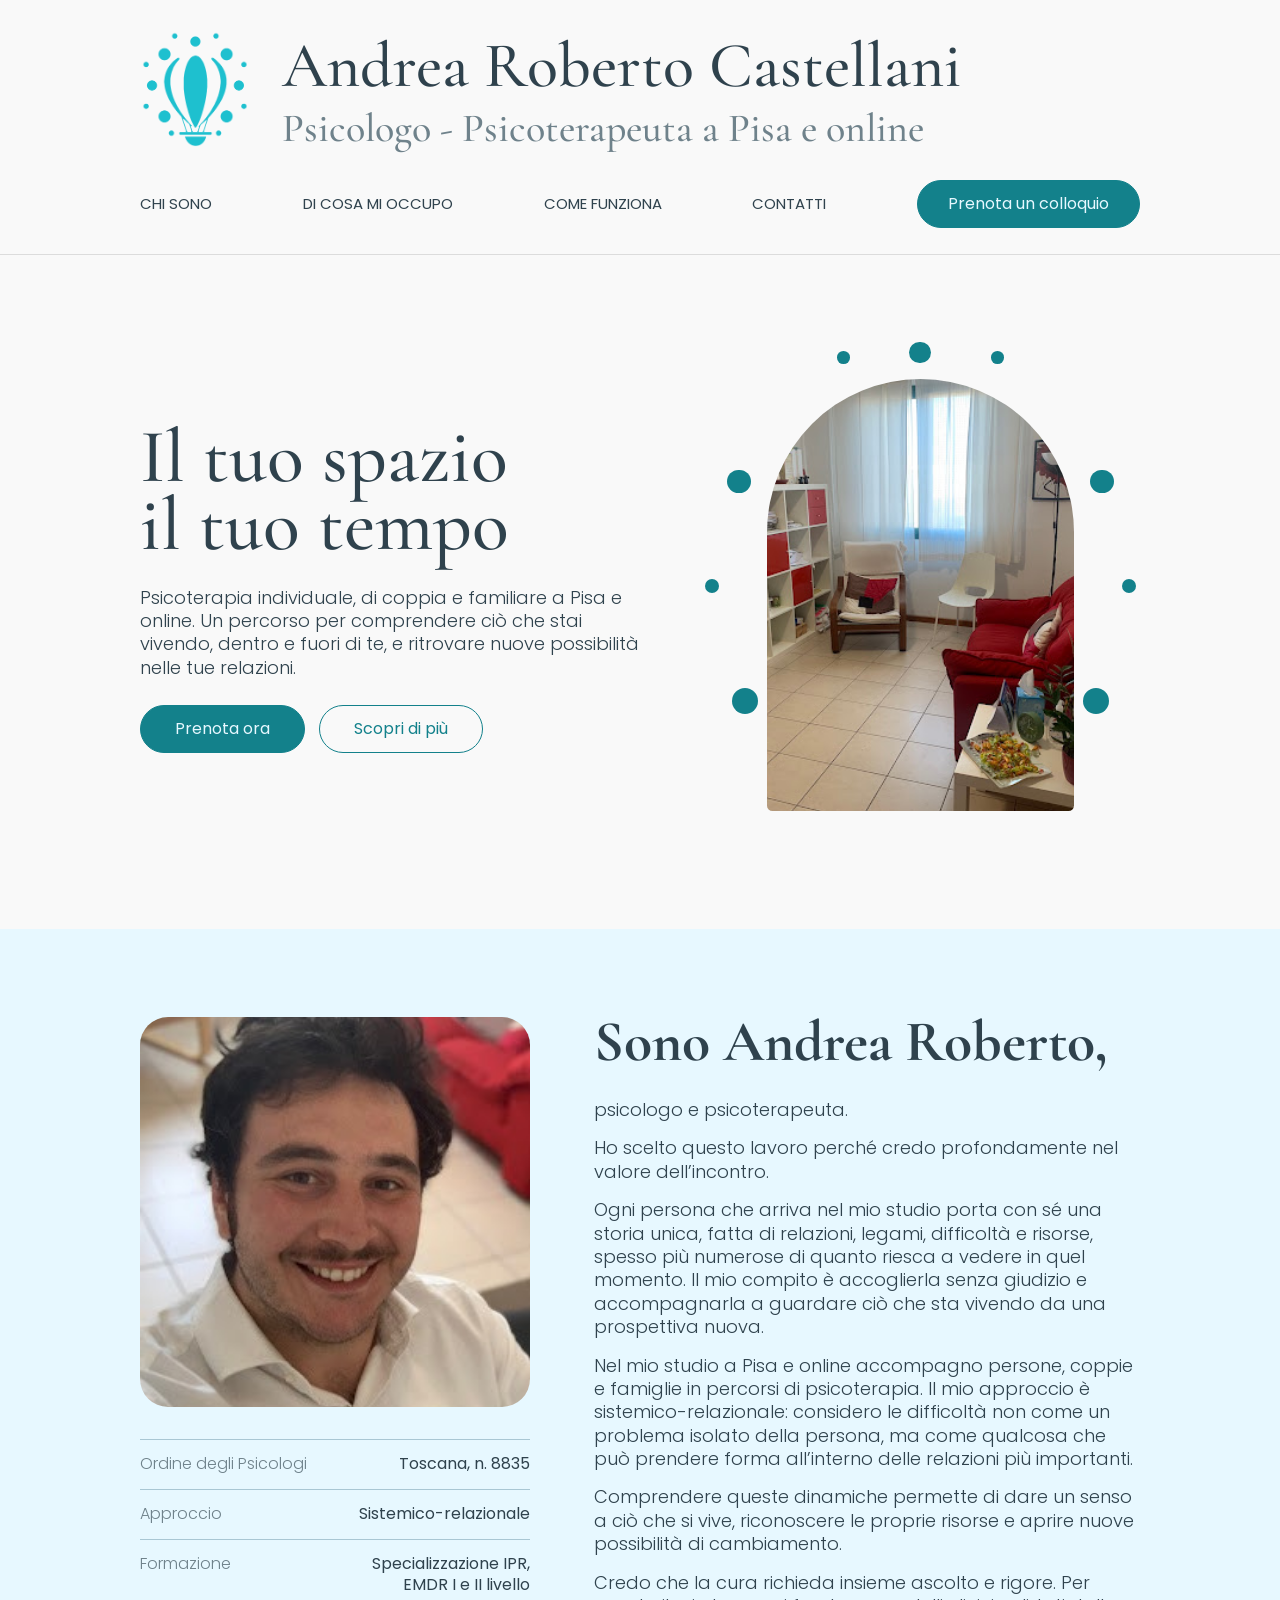
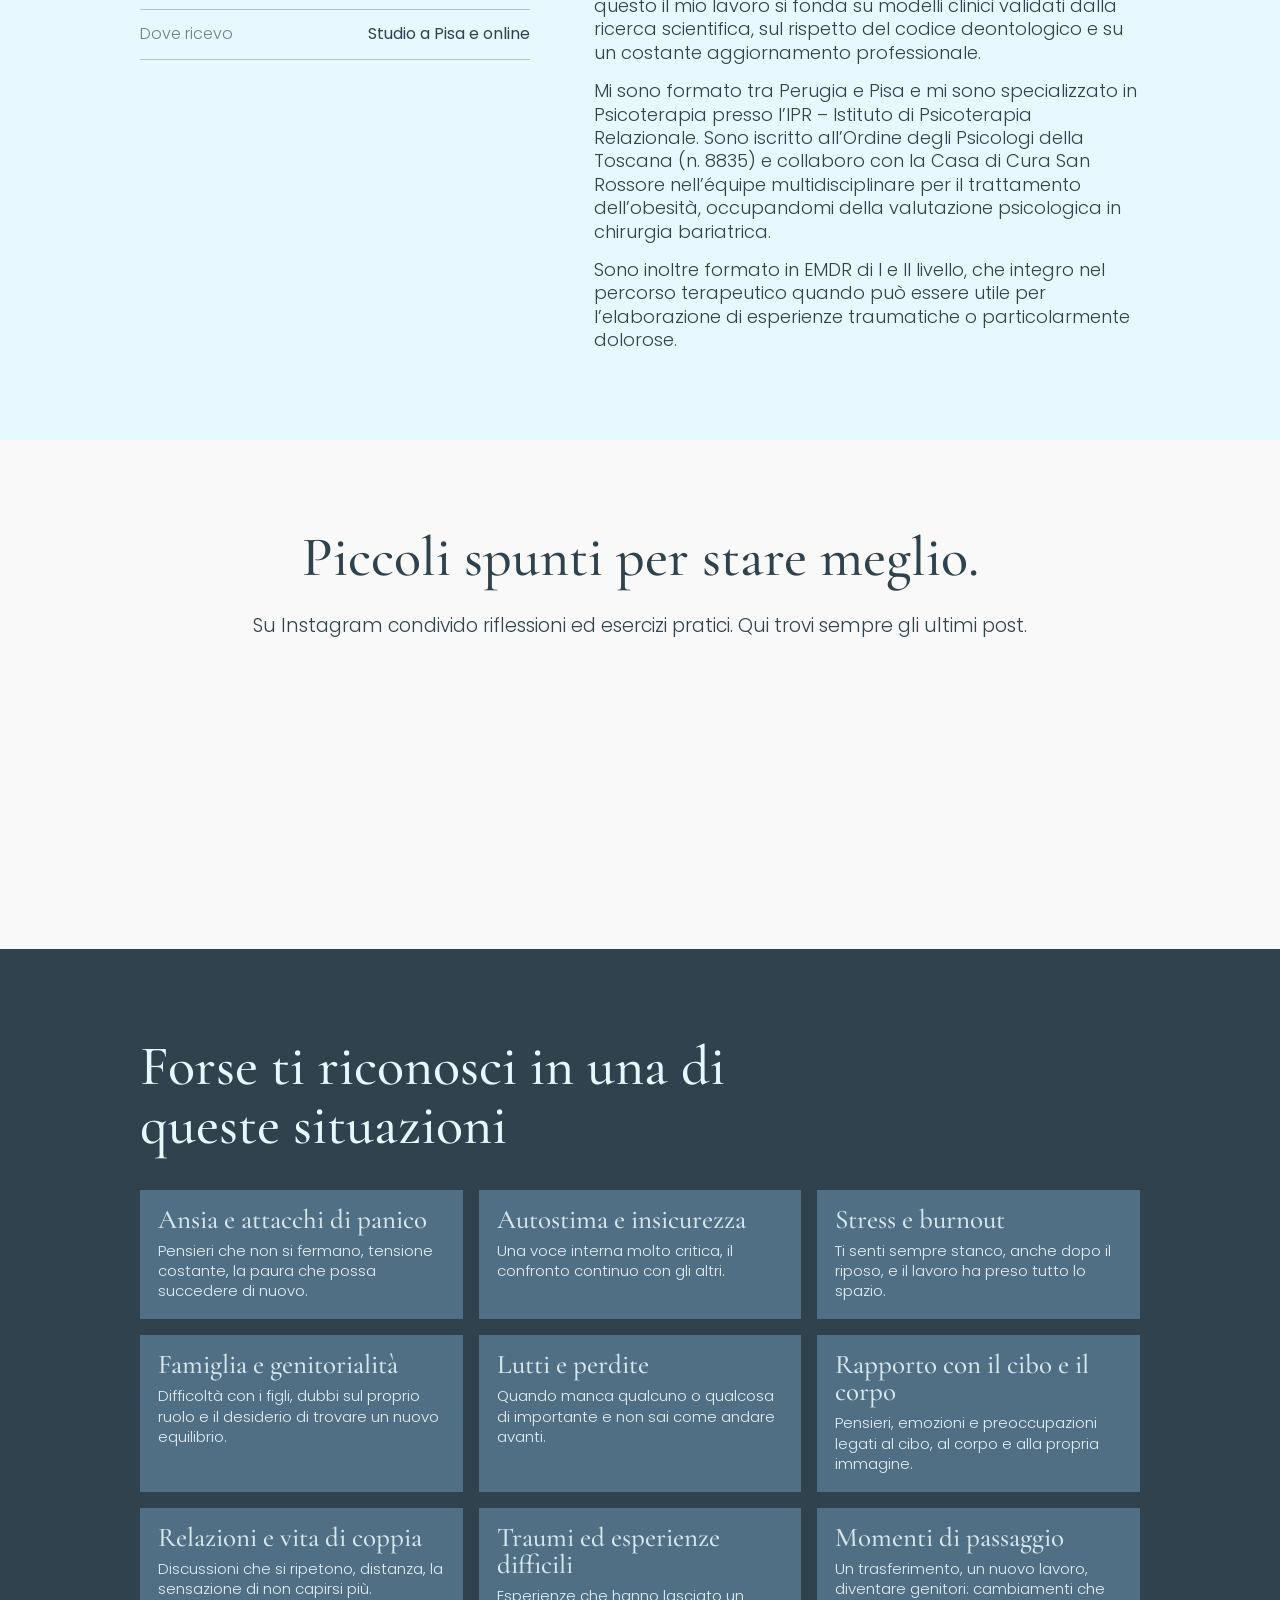
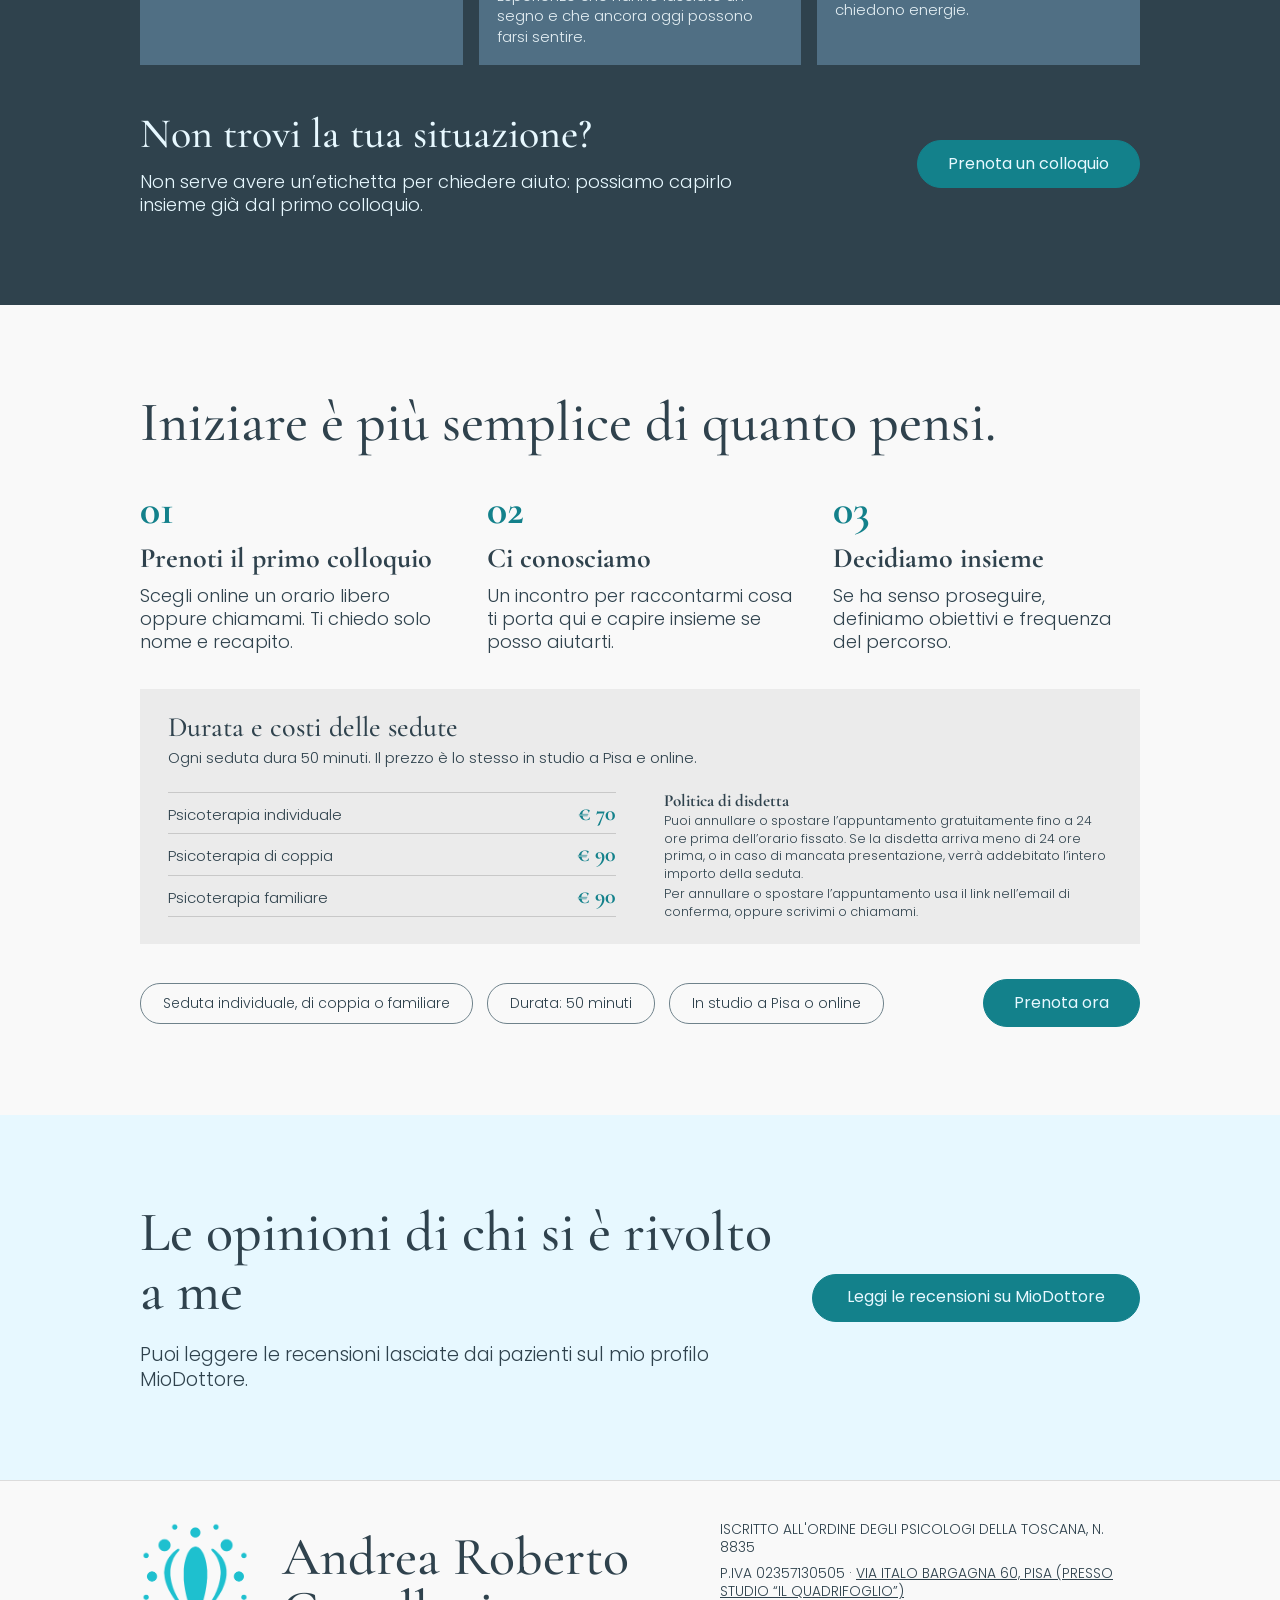
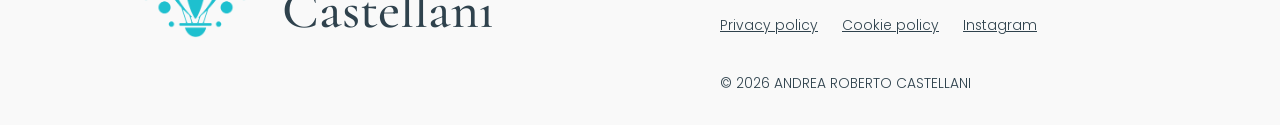
<file: index.html>
<!doctype html>
<html lang="it">
<head>
  <meta charset="utf-8">
  <meta name="viewport" content="width=device-width, initial-scale=1">
  <title>Andrea Roberto Castellani | Psicologo e Psicoterapeuta a Pisa e online</title>
  <meta name="description" content="Psicoterapia individuale, di coppia e familiare a Pisa e online. Approccio sistemico-relazionale ed EMDR. Prenota il primo colloquio.">
  <meta property="og:title" content="Andrea Roberto Castellani | Psicologo e Psicoterapeuta a Pisa e online">
  <meta property="og:description" content="Il tuo spazio, con i tuoi tempi. Psicoterapia individuale, di coppia e familiare a Pisa e online.">
  <meta property="og:type" content="website">
  <!-- Iubenda: installazione (banner cookie e consenso). Deve restare il primo script della pagina. -->
  <script type="text/javascript" src="https://embeds.iubenda.com/widgets/f34f0510-6001-48b8-a6d8-528f20d0c39e.js"></script>
  <link rel="icon" href="img/logo-celeste.png" type="image/png">
  <link rel="preconnect" href="https://fonts.googleapis.com">
  <link rel="preconnect" href="https://fonts.gstatic.com" crossorigin>
  <link rel="stylesheet" href="https://fonts.googleapis.com/css2?family=Cormorant+Garamond:wght@500;700&family=Poppins:wght@300;400;600&display=swap">
  <link rel="stylesheet" href="style.css">
</head>
<body>

  <a class="salta" href="#contenuto">Vai al contenuto</a>

  <header class="testata">
    <div class="contenitore testata__riga">
      <a class="marchio" href="#top" aria-label="Andrea Roberto Castellani, torna all'inizio">
        <img src="img/logo-celeste.png" alt="" width="80" height="90">
        <span class="marchio__testo">
          <span class="marchio__nome">Andrea Roberto Castellani</span>
          <span class="marchio__ruolo">Psicologo - Psicoterapeuta a Pisa e online</span>
        </span>
      </a>

      <button class="menu-apri" type="button" aria-expanded="false" aria-controls="menu" aria-label="Apri il menu">
        <svg width="22" height="22" viewBox="0 0 24 24" fill="none" stroke="currentColor" stroke-width="2" stroke-linecap="round" aria-hidden="true"><line x1="4" y1="7" x2="20" y2="7"/><line x1="4" y1="12" x2="20" y2="12"/><line x1="4" y1="17" x2="20" y2="17"/></svg>
      </button>

      <nav id="menu" class="menu" aria-label="Menu principale">
        <a href="#chi-sono">Chi sono</a>
        <a href="#aree">Di cosa mi occupo</a>
        <a href="#come-funziona">Come funziona</a>
        <a href="contatti.html">Contatti</a>
        <a class="bottone bottone--pieno" href="prenota.html">Prenota un colloquio</a>
      </nav>
    </div>
  </header>

  <main id="contenuto">

    <!-- APERTURA -->
    <section class="apertura" id="top">
      <div class="contenitore apertura__griglia">
        <div class="apertura__testo">
          <p class="occhiello">Psicologo - psicoterapeuta a Pisa e online</p>
          <h1>Il tuo spazio<br>il tuo tempo</h1>
          <p class="apertura__intro">Psicoterapia individuale, di coppia e familiare a Pisa e online. Un percorso per comprendere ciò che stai vivendo, dentro e fuori di te, e ritrovare nuove possibilità nelle tue relazioni.</p>
          <div class="bottoni">
            <a class="bottone bottone--pieno bottone--grande" href="prenota.html">Prenota ora</a>
            <a class="bottone bottone--vuoto bottone--grande" href="#aree">Scopri di più</a>
          </div>
        </div>

        <div class="apertura__foto" aria-hidden="true">
          <!-- La foto si carica da img/studio.jpg -->
          <div class="arco"></div>
          <span class="punto p1"></span><span class="punto p2"></span><span class="punto p3"></span>
          <span class="punto p4"></span><span class="punto p5"></span><span class="punto p6"></span>
          <span class="punto p7"></span><span class="punto p8"></span><span class="punto p9"></span>
        </div>
      </div>
    </section>

    <!-- CHI SONO -->
    <section class="sezione sezione--tinta" id="chi-sono">
      <div class="contenitore chi-sono">
        <div class="chi-sono__lato">
          <div class="foto-studio" role="img" aria-label="Andrea Roberto Castellani, psicologo e psicoterapeuta"></div>
          <dl class="dati">
            <div><dt>Ordine degli Psicologi</dt><dd>Toscana, n. 8835</dd></div>
            <div><dt>Approccio</dt><dd>Sistemico-relazionale</dd></div>
            <div><dt>Formazione</dt><dd>Specializzazione IPR,<br> EMDR I e II livello</dd></div>
            <div><dt>Dove ricevo</dt><dd>Studio a Pisa e online</dd></div>
          </dl>
        </div>

        <div class="pila testo-lungo">
          <h2 style="font-size: clamp(34px, 4.5vw, 60px); line-height: 0.9 !important;">Sono Andrea Roberto,</h2>
          <p><span class="h2-sotto">psicologo e psicoterapeuta.</span></p>
          <p class="testo-grande">Ho scelto questo lavoro perché credo profondamente nel valore dell’incontro.</p>
          <p>Ogni persona che arriva nel mio studio porta con sé una storia unica, fatta di relazioni, legami, difficoltà e risorse, spesso più numerose di quanto riesca a vedere in quel momento. Il mio compito è accoglierla senza giudizio e accompagnarla a guardare ciò che sta vivendo da una prospettiva nuova.</p>
          <p>Nel mio studio a Pisa e online accompagno persone, coppie e famiglie in percorsi di psicoterapia. Il mio approccio è sistemico-relazionale: considero le difficoltà non come un problema isolato della persona, ma come qualcosa che può prendere forma all’interno delle relazioni più importanti.</p>
          <p>Comprendere queste dinamiche permette di dare un senso a ciò che si vive, riconoscere le proprie risorse e aprire nuove possibilità di cambiamento.</p>
          <p>Credo che la cura richieda insieme ascolto e rigore. Per questo il mio lavoro si fonda su modelli clinici validati dalla ricerca scientifica, sul rispetto del codice deontologico e su un costante aggiornamento professionale.</p>
          <p>Mi sono formato tra Perugia e Pisa e mi sono specializzato in Psicoterapia presso l’IPR – Istituto di Psicoterapia Relazionale. Sono iscritto all’Ordine degli Psicologi della Toscana (n. 8835) e collaboro con la Casa di Cura San Rossore nell’équipe multidisciplinare per il trattamento dell’obesità, occupandomi della valutazione psicologica in chirurgia bariatrica.</p>
          <p>Sono inoltre formato in EMDR di I e II livello, che integro nel percorso terapeutico quando può essere utile per l’elaborazione di esperienze traumatiche o particolarmente dolorose.</p>
        </div>
      </div>
    </section>

    <!-- INSTAGRAM -->
    <section class="sezione" id="instagram">
      <div class="contenitore pila">
        <div class="intestazione">
          <h2>Piccoli spunti per stare meglio.</h2>
          <p class="testo-grande">Su Instagram condivido riflessioni ed esercizi pratici. Qui trovi sempre gli ultimi post.</p>
          <!-- <div class="pila">
            <h2>Piccoli spunti per stare meglio.</h2>
            <p class="testo-grande">Su Instagram condivido riflessioni ed esercizi pratici. Qui trovi sempre gli ultimi post.</p>
          </div> --> 
          <!-- <a class="bottone bottone--vuoto" href="https://www.instagram.com/ar.caste_psico/">Seguimi su @ar.caste_psico</a> -->
        </div>

        <div class="feed-instagram">
          <!-- Elfsight Instagram Feed (cookie di terze parti: da gestire nel banner cookie) -->
          <script src="https://elfsightcdn.com/platform.js" async></script>
          <div class="elfsight-app-b23679b7-2488-49d8-a630-d3dfc2f89595" data-elfsight-app-lazy></div>
        </div>
      </div>
    </section>

    <!-- AREE DI INTERVENTO -->
    <section class="sezione sezione--scura" id="aree">
      <div class="contenitore pila pila--larga">
        <h2 class="titolo-stretto">Forse ti riconosci in una di queste situazioni</h2>
        <div class="griglia-aree">
          <article class="area">
            <h3>Ansia e attacchi di panico</h3>
            <p>Pensieri che non si fermano, tensione costante, la paura che possa succedere di nuovo.</p>
          </article>
          <article class="area">
            <h3>Autostima e insicurezza</h3>
            <p>Una voce interna molto critica, il confronto continuo con gli altri.</p>
          </article>
          <article class="area">
            <h3>Stress e burnout</h3>
            <p>Ti senti sempre stanco, anche dopo il riposo, e il lavoro ha preso tutto lo spazio.</p>
          </article>
          <article class="area">
            <h3>Famiglia e genitorialità</h3>
            <p>Difficoltà con i figli, dubbi sul proprio ruolo e il desiderio di trovare un nuovo equilibrio.</p>
          </article>
          <article class="area">
            <h3>Lutti e perdite</h3>
            <p>Quando manca qualcuno o qualcosa di importante e non sai come andare avanti.</p>
          </article>
          <article class="area">
            <h3>Rapporto con il cibo e il corpo</h3>
            <p>Pensieri, emozioni e preoccupazioni legati al cibo, al corpo e alla propria immagine.</p>
          </article>
          <article class="area">
            <h3>Relazioni e vita di coppia</h3>
            <p>Discussioni che si ripetono, distanza, la sensazione di non capirsi più.</p>
          </article>
          <article class="area">
            <h3>Traumi ed esperienze difficili</h3>
            <p>Esperienze che hanno lasciato un segno e che ancora oggi possono farsi sentire.</p>
          </article>
          <article class="area">
            <h3>Momenti di passaggio</h3>
            <p>Un trasferimento, un nuovo lavoro, diventare genitori: cambiamenti che chiedono energie.</p>
          </article>
        </div>

        <div class="riquadro-aiuto">
          <div class="pila pila--stretta">
            <h3>Non trovi la tua situazione?</h3>
            <p>Non serve avere un’etichetta per chiedere aiuto: possiamo capirlo insieme già dal primo colloquio.</p>
          </div>
          <a class="bottone bottone--pieno" href="prenota.html">Prenota un colloquio</a>
        </div>
      </div>
    </section>

    <!-- COME FUNZIONA -->
    <section class="sezione" id="come-funziona">
      <div class="contenitore pila pila--larga">
        <h2>Iniziare è più semplice di quanto pensi.</h2>
        <ol class="passaggi">
          <li>
            <span class="passaggi__numero" aria-hidden="true">01</span>
            <h3>Prenoti il primo colloquio</h3>
            <p>Scegli online un orario libero oppure chiamami. Ti chiedo solo nome e recapito.</p>
          </li>
          <li>
            <span class="passaggi__numero" aria-hidden="true">02</span>
            <h3>Ci conosciamo</h3>
            <p>Un incontro per raccontarmi cosa ti porta qui e capire insieme se posso aiutarti.</p>
          </li>
          <li>
            <span class="passaggi__numero" aria-hidden="true">03</span>
            <h3>Decidiamo insieme</h3>
            <p>Se ha senso proseguire, definiamo obiettivi e frequenza del percorso.</p>
          </li>
        </ol>

        <div class="tariffe" id="tariffe">
          <div class="tariffe__testa pila pila--stretta">
            <h3>Durata e costi delle sedute</h3>
            <p>Ogni seduta dura 50 minuti. Il prezzo è lo stesso in studio a Pisa e online.</p>
          </div>
          <!-- PREZZI DI ESEMPIO: sostituisci gli importi con quelli reali -->
          <dl class="tariffe__elenco">
            <div><dt>Psicoterapia individuale</dt><dd class="tariffe__prezzo">€ 70</dd></div>
            <div><dt>Psicoterapia di coppia</dt><dd class="tariffe__prezzo">€ 90</dd></div>
            <div><dt>Psicoterapia familiare</dt><dd class="tariffe__prezzo">€ 90</dd></div>
          </dl>
          <div class="tariffe__disdetta">
            <h4>Politica di disdetta</h4>
            <p>Puoi annullare o spostare l’appuntamento gratuitamente fino a 24 ore prima dell’orario fissato. Se la disdetta arriva meno di 24 ore prima, o in caso di mancata presentazione, verrà addebitato l’intero importo della seduta.</p>
            <p>Per annullare o spostare l’appuntamento usa il link nell’email di conferma, oppure scrivimi o chiamami.</p>
          </div>
        </div>

        <div class="come-funziona__fondo">
          <ul class="etichette">
            <li>Seduta individuale, di coppia o familiare</li>
            <li>Durata: 50 minuti</li>
            <li>In studio a Pisa o online</li>
          </ul>
          <a class="bottone bottone--pieno" href="prenota.html">Prenota ora</a>
        </div>
      </div>
    </section>

    <!-- RECENSIONI (facoltativa) -->
    <!--
      Sezione facoltativa. Prima di pubblicarla è consigliabile chiedere
      conferma all'Ordine degli Psicologi della Toscana.
      Se non la usi, cancella da qui fino a "FINE RECENSIONI".
    -->
    <section class="sezione sezione--tinta" id="recensioni">
      <div class="contenitore recensioni">
        <div class="pila">
          <h2>Le opinioni di chi si è rivolto a me</h2>
          <p class="testo-grande">Puoi leggere le recensioni lasciate dai pazienti sul mio profilo MioDottore.</p>
        </div>
        <div class="recensioni__azione">
          <!-- Se MioDottore fornisce un widget, puoi incollarne il codice qui al posto del pulsante. -->
          <a class="bottone bottone--pieno bottone--grande" href="[link-profilo-miodottore]">Leggi le recensioni su MioDottore</a>
        </div>
      </div>
    </section>
    <!-- FINE RECENSIONI -->

  </main>

  <footer class="piede">
    <div class="contenitore piede__riga">
      <a class="marchio piede__marchio" href="#top" aria-label="Andrea Roberto Castellani, torna all'inizio">
        <img src="img/logo-celeste.png" alt="" width="110" height="124">
        <span class="marchio__testo">
          <span class="marchio__nome">Andrea Roberto Castellani</span>
        </span>
      </a>
      <div class="piede__info">
        <p>Iscritto all'Ordine degli Psicologi della Toscana, n. 8835</p>
        <p>P.IVA 02357130505 · <a class="piede__mappa" href="https://maps.app.goo.gl/DbH1Px4Cvwr9Uro67" target="_blank" rel="noopener">Via Italo Bargagna 60, Pisa (presso Studio “Il Quadrifoglio”)</a></p>
        <nav class="piede__link" aria-label="Informazioni legali">
          <a href="https://www.iubenda.com/privacy-policy/83963626" class="iubenda-noiframe iubenda-embed" title="Privacy Policy" target="_blank" rel="noopener">Privacy policy</a>
          <a href="https://www.iubenda.com/privacy-policy/83963626/cookie-policy" class="iubenda-noiframe iubenda-embed" title="Cookie Policy" target="_blank" rel="noopener">Cookie policy</a>
          <a href="https://www.instagram.com/ar.caste_psico/">Instagram</a>
        </nav>
        <p class="piede__copy">© 2026 Andrea Roberto Castellani</p>
      </div>
    </div>
  </footer>

  <script>
    // Header fisso su smartphone: si restringe dopo un po' di scorrimento
    const testata = document.querySelector('.testata');
    const aggiornaTestata = () => testata.classList.toggle('testata--compatta', window.scrollY > 40);
    window.addEventListener('scroll', aggiornaTestata, { passive: true });
    aggiornaTestata();

    // Menu per smartphone
    const bottoneMenu = document.querySelector('.menu-apri');
    const menu = document.getElementById('menu');
    bottoneMenu.addEventListener('click', () => {
      const aperto = menu.classList.toggle('menu--aperto');
      bottoneMenu.setAttribute('aria-expanded', aperto);
      bottoneMenu.setAttribute('aria-label', aperto ? 'Chiudi il menu' : 'Apri il menu');
    });
    menu.querySelectorAll('a').forEach(link => link.addEventListener('click', () => {
      menu.classList.remove('menu--aperto');
      bottoneMenu.setAttribute('aria-expanded', 'false');
    }));

  </script>
  <!-- Iubenda: privacy policy e cookie policy (si aprono in una finestra sopra il sito) -->
  <script type="text/javascript">(function (w,d) {var loader = function () {var s = d.createElement("script"), tag = d.getElementsByTagName("script")[0]; s.src="https://cdn.iubenda.com/iubenda.js"; tag.parentNode.insertBefore(s,tag);}; if(w.addEventListener){w.addEventListener("load", loader, false);}else if(w.attachEvent){w.attachEvent("onload", loader);}else{w.onload = loader;}})(window, document);</script>
  <div class="barra-prenota">
    <a class="bottone bottone--pieno" href="prenota.html">Prenota un colloquio</a>
  </div>
</body>
</html>
</file>
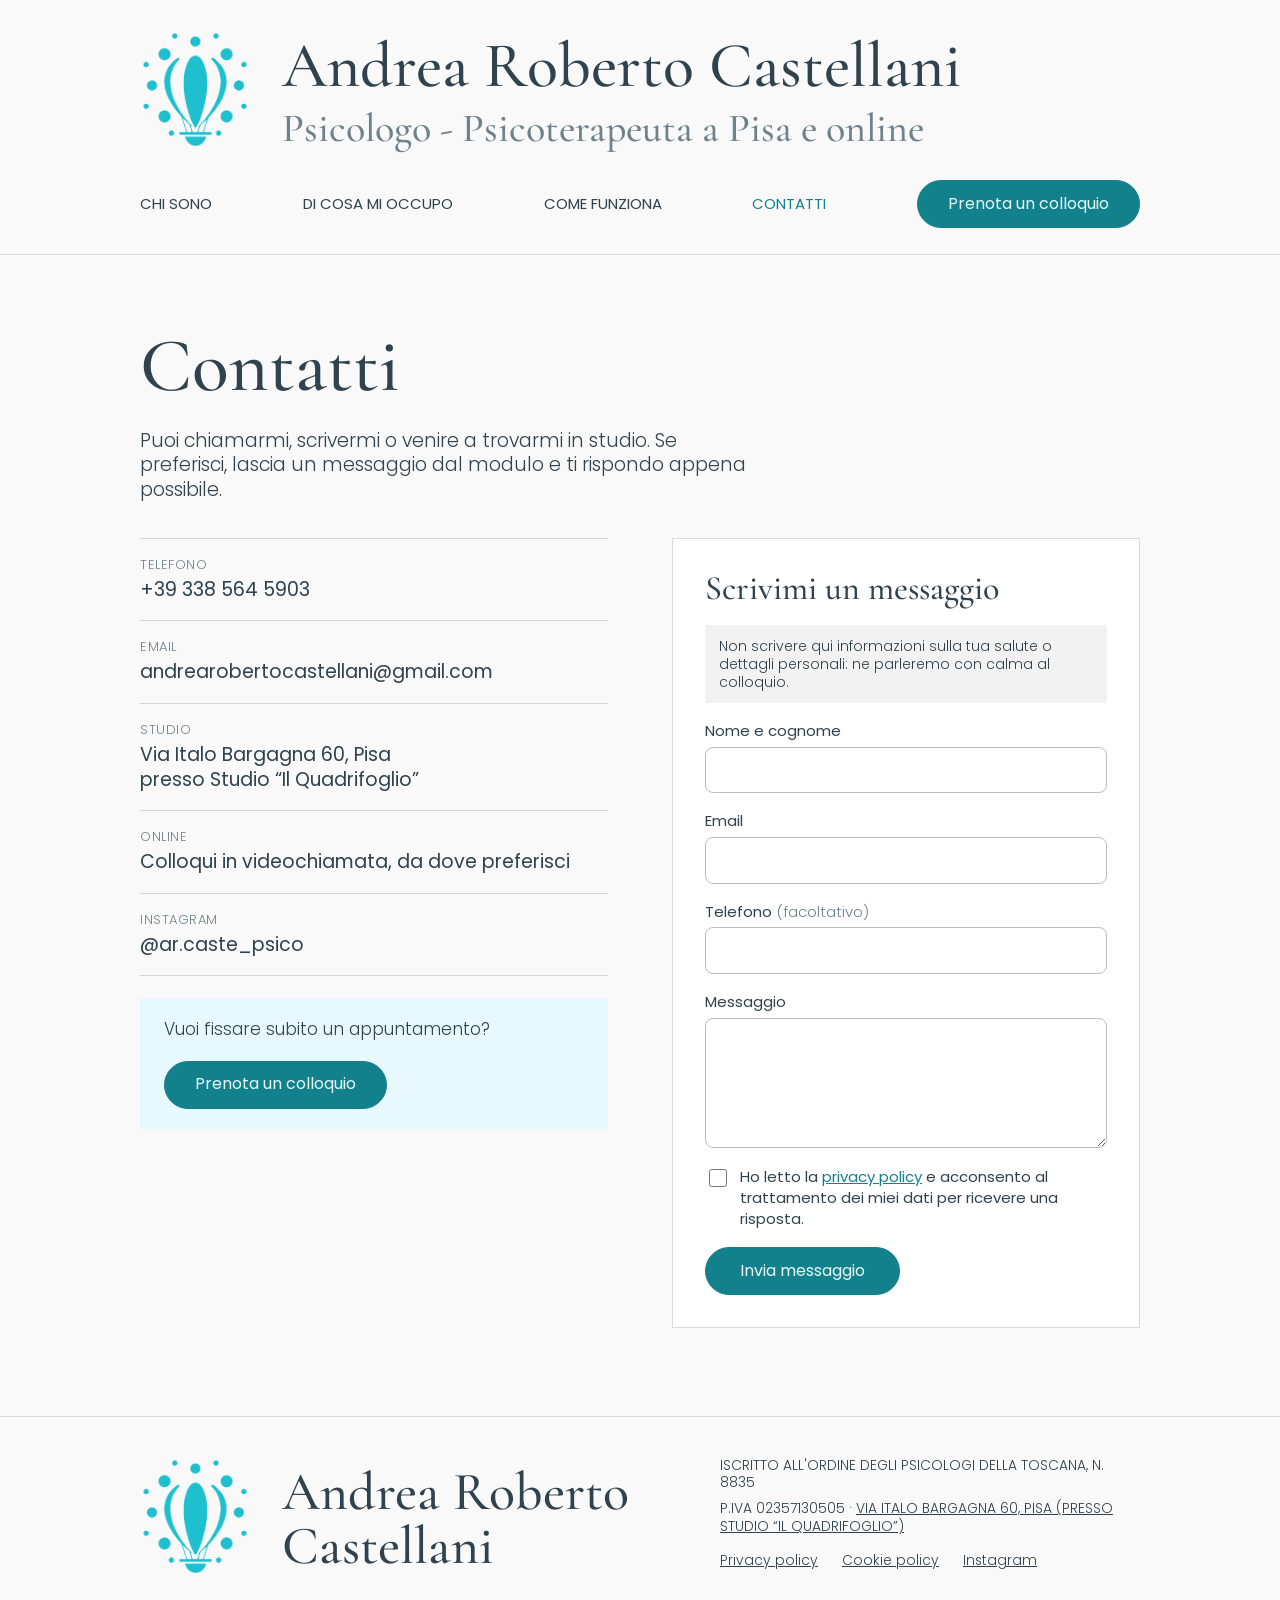
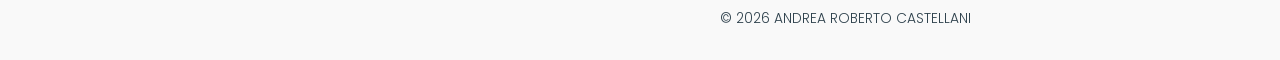
<file: contatti.html>
<!doctype html>
<html lang="it">
<head>
  <meta charset="utf-8">
  <meta name="viewport" content="width=device-width, initial-scale=1">
  <title>Contatti | Andrea Roberto Castellani, psicologo e psicoterapeuta a Pisa</title>
  <meta name="description" content="Contatti di Andrea Roberto Castellani, psicologo e psicoterapeuta a Pisa e online: telefono, email, indirizzo dello studio e modulo per scrivere un messaggio.">
  <meta property="og:title" content="Contatti | Andrea Roberto Castellani">
  <meta property="og:description" content="Telefono, email, indirizzo dello studio a Pisa e modulo per scrivere un messaggio.">
  <meta property="og:type" content="website">
  <!-- Iubenda: installazione (banner cookie e consenso). Deve restare il primo script della pagina. -->
  <script type="text/javascript" src="https://embeds.iubenda.com/widgets/f34f0510-6001-48b8-a6d8-528f20d0c39e.js"></script>
  <link rel="icon" href="img/logo-celeste.png" type="image/png">
  <link rel="preconnect" href="https://fonts.googleapis.com">
  <link rel="preconnect" href="https://fonts.gstatic.com" crossorigin>
  <link rel="stylesheet" href="https://fonts.googleapis.com/css2?family=Cormorant+Garamond:wght@500;700&family=Poppins:wght@300;400;600&display=swap">
  <link rel="stylesheet" href="style.css">
</head>
<body>

  <a class="salta" href="#contenuto">Vai al contenuto</a>

  <header class="testata">
    <div class="contenitore testata__riga">
      <a class="marchio" href="index.html" aria-label="Andrea Roberto Castellani, torna all'inizio">
        <img src="img/logo-celeste.png" alt="" width="80" height="90">
        <span class="marchio__testo">
          <span class="marchio__nome">Andrea Roberto Castellani</span>
          <span class="marchio__ruolo">Psicologo - Psicoterapeuta a Pisa e online</span>
        </span>
      </a>

      <button class="menu-apri" type="button" aria-expanded="false" aria-controls="menu" aria-label="Apri il menu">
        <svg width="22" height="22" viewBox="0 0 24 24" fill="none" stroke="currentColor" stroke-width="2" stroke-linecap="round" aria-hidden="true"><line x1="4" y1="7" x2="20" y2="7"/><line x1="4" y1="12" x2="20" y2="12"/><line x1="4" y1="17" x2="20" y2="17"/></svg>
      </button>

      <nav id="menu" class="menu" aria-label="Menu principale">
        <a href="index.html#chi-sono">Chi sono</a>
        <a href="index.html#aree">Di cosa mi occupo</a>
        <a href="index.html#come-funziona">Come funziona</a>
        <a href="contatti.html" aria-current="page">Contatti</a>
        <a class="bottone bottone--pieno" href="prenota.html">Prenota un colloquio</a>
      </nav>
    </div>
  </header>
  <main id="contenuto">
    <section class="sezione contatti-pagina">
      <div class="contenitore pila pila--larga">
        <div class="pila contatti-pagina__intro">
          <h1>Contatti</h1>
          <p class="testo-grande">Puoi chiamarmi, scrivermi o venire a trovarmi in studio. Se preferisci, lascia un messaggio dal modulo e ti rispondo appena possibile.</p>
        </div>

        <div class="contatti-pagina__griglia">
          <div class="pila">
            <ul class="lista-contatti">
              <li>
                <span class="lista-contatti__etichetta">Telefono</span>
                <a href="tel:+393385645903">+39 338 564 5903</a>
              </li>
              <li>
                <span class="lista-contatti__etichetta">Email</span>
                <a href="mailto:andrearobertocastellani@gmail.com">andrearobertocastellani@gmail.com</a>
              </li>
              <li>
                <span class="lista-contatti__etichetta">Studio</span>
                <a href="https://maps.app.goo.gl/DbH1Px4Cvwr9Uro67" target="_blank" rel="noopener">Via Italo Bargagna 60, Pisa<br>presso Studio “Il Quadrifoglio”</a>
              </li>
              <li>
                <span class="lista-contatti__etichetta">Online</span>
                <span>Colloqui in videochiamata, da dove preferisci</span>
              </li>
              <li>
                <span class="lista-contatti__etichetta">Instagram</span>
                <a href="https://www.instagram.com/ar.caste_psico/" target="_blank" rel="noopener">@ar.caste_psico</a>
              </li>
            </ul>
            <div class="riquadro-prenota">
              <p>Vuoi fissare subito un appuntamento?</p>
              <a class="bottone bottone--pieno" href="prenota.html">Prenota un colloquio</a>
            </div>
          </div>

          <form class="modulo" id="modulo-contatti" data-endpoint="" novalidate>
            <h2>Scrivimi un messaggio</h2>
            <p class="modulo__avviso">Non scrivere qui informazioni sulla tua salute o dettagli personali: ne parleremo con calma al colloquio.</p>

            <div class="modulo__campo">
              <label for="m-nome">Nome e cognome</label>
              <input id="m-nome" name="nome" type="text" autocomplete="name" required>
            </div>
            <div class="modulo__campo">
              <label for="m-email">Email</label>
              <input id="m-email" name="email" type="email" autocomplete="email" required>
            </div>
            <div class="modulo__campo">
              <label for="m-tel">Telefono <span class="modulo__facoltativo">(facoltativo)</span></label>
              <input id="m-tel" name="telefono" type="tel" autocomplete="tel">
            </div>
            <div class="modulo__campo">
              <label for="m-msg">Messaggio</label>
              <textarea id="m-msg" name="messaggio" rows="5" required></textarea>
            </div>

            <!-- Campo trappola contro i robot: deve restare vuoto -->
            <div class="modulo__trappola" aria-hidden="true">
              <label for="m-sito">Non compilare questo campo</label>
              <input id="m-sito" name="sito" type="text" tabindex="-1" autocomplete="off">
            </div>

            <label class="modulo__consenso">
              <input type="checkbox" name="consenso" required>
              <span>Ho letto la <a href="https://www.iubenda.com/privacy-policy/83963626" class="iubenda-noiframe iubenda-embed" target="_blank" rel="noopener">privacy policy</a> e acconsento al trattamento dei miei dati per ricevere una risposta.</span>
            </label>

            <button class="bottone bottone--pieno bottone--grande" type="submit">Invia messaggio</button>
            <p class="modulo__esito" id="modulo-esito" role="status" aria-live="polite"></p>
          </form>
        </div>
      </div>
    </section>
  </main>

  <footer class="piede">
    <div class="contenitore piede__riga">
      <a class="marchio piede__marchio" href="index.html" aria-label="Andrea Roberto Castellani, torna all'inizio">
        <img src="img/logo-celeste.png" alt="" width="110" height="124">
        <span class="marchio__testo">
          <span class="marchio__nome">Andrea Roberto Castellani</span>
        </span>
      </a>
      <div class="piede__info">
        <p>Iscritto all'Ordine degli Psicologi della Toscana, n. 8835</p>
        <p>P.IVA 02357130505 · <a class="piede__mappa" href="https://maps.app.goo.gl/DbH1Px4Cvwr9Uro67" target="_blank" rel="noopener">Via Italo Bargagna 60, Pisa (presso Studio “Il Quadrifoglio”)</a></p>
        <nav class="piede__link" aria-label="Informazioni legali">
          <a href="https://www.iubenda.com/privacy-policy/83963626" class="iubenda-noiframe iubenda-embed" title="Privacy Policy" target="_blank" rel="noopener">Privacy policy</a>
          <a href="https://www.iubenda.com/privacy-policy/83963626/cookie-policy" class="iubenda-noiframe iubenda-embed" title="Cookie Policy" target="_blank" rel="noopener">Cookie policy</a>
          <a href="https://www.instagram.com/ar.caste_psico/">Instagram</a>
        </nav>
        <p class="piede__copy">© 2026 Andrea Roberto Castellani</p>
      </div>
    </div>
  </footer>
  <script>
    // Header fisso su smartphone: si restringe dopo un po' di scorrimento
    const testata = document.querySelector('.testata');
    const aggiornaTestata = () => testata.classList.toggle('testata--compatta', window.scrollY > 40);
    window.addEventListener('scroll', aggiornaTestata, { passive: true });
    aggiornaTestata();

    // Menu per smartphone
    const bottoneMenu = document.querySelector('.menu-apri');
    const menu = document.getElementById('menu');
    bottoneMenu.addEventListener('click', () => {
      const aperto = menu.classList.toggle('menu--aperto');
      bottoneMenu.setAttribute('aria-expanded', aperto);
      bottoneMenu.setAttribute('aria-label', aperto ? 'Chiudi il menu' : 'Apri il menu');
    });

    // Modulo contatti.
    // Se in data-endpoint c'è l'indirizzo di un servizio di invio (es. Formspree), il messaggio parte da qui.
    // Se è vuoto, si apre il programma di posta con il messaggio già scritto.
    const EMAIL_DESTINATARIO = 'andrearobertocastellani@gmail.com';
    const modulo = document.getElementById('modulo-contatti');
    const esito = document.getElementById('modulo-esito');
    modulo.addEventListener('submit', async e => {
      e.preventDefault();
      esito.className = 'modulo__esito';
      if (modulo.sito.value) return; // robot
      if (!modulo.checkValidity()) {
        modulo.reportValidity();
        return;
      }
      const dati = new FormData(modulo);
      const endpoint = modulo.dataset.endpoint;
      if (endpoint) {
        try {
          const risposta = await fetch(endpoint, { method: 'POST', body: dati, headers: { Accept: 'application/json' } });
          if (!risposta.ok) throw new Error();
          modulo.reset();
          esito.textContent = 'Grazie, il messaggio è stato inviato. Ti rispondo appena possibile.';
          esito.classList.add('modulo__esito--ok');
        } catch (err) {
          esito.textContent = 'Non sono riuscito a inviare il messaggio. Riprova o scrivimi a ' + EMAIL_DESTINATARIO + '.';
          esito.classList.add('modulo__esito--errore');
        }
      } else {
        const corpo = 'Nome: ' + dati.get('nome') + '\nEmail: ' + dati.get('email') + '\nTelefono: ' + (dati.get('telefono') || '-') + '\n\n' + dati.get('messaggio');
        window.location.href = 'mailto:' + EMAIL_DESTINATARIO + '?subject=' + encodeURIComponent('Messaggio dal sito') + '&body=' + encodeURIComponent(corpo);
        esito.textContent = 'Si sta aprendo il tuo programma di posta con il messaggio pronto da inviare.';
        esito.classList.add('modulo__esito--ok');
      }
    });
  </script>
  <!-- Iubenda: privacy policy e cookie policy (si aprono in una finestra sopra il sito) -->
  <script type="text/javascript">(function (w,d) {var loader = function () {var s = d.createElement("script"), tag = d.getElementsByTagName("script")[0]; s.src="https://cdn.iubenda.com/iubenda.js"; tag.parentNode.insertBefore(s,tag);}; if(w.addEventListener){w.addEventListener("load", loader, false);}else if(w.attachEvent){w.attachEvent("onload", loader);}else{w.onload = loader;}})(window, document);</script>
</body>
</html>
</file>
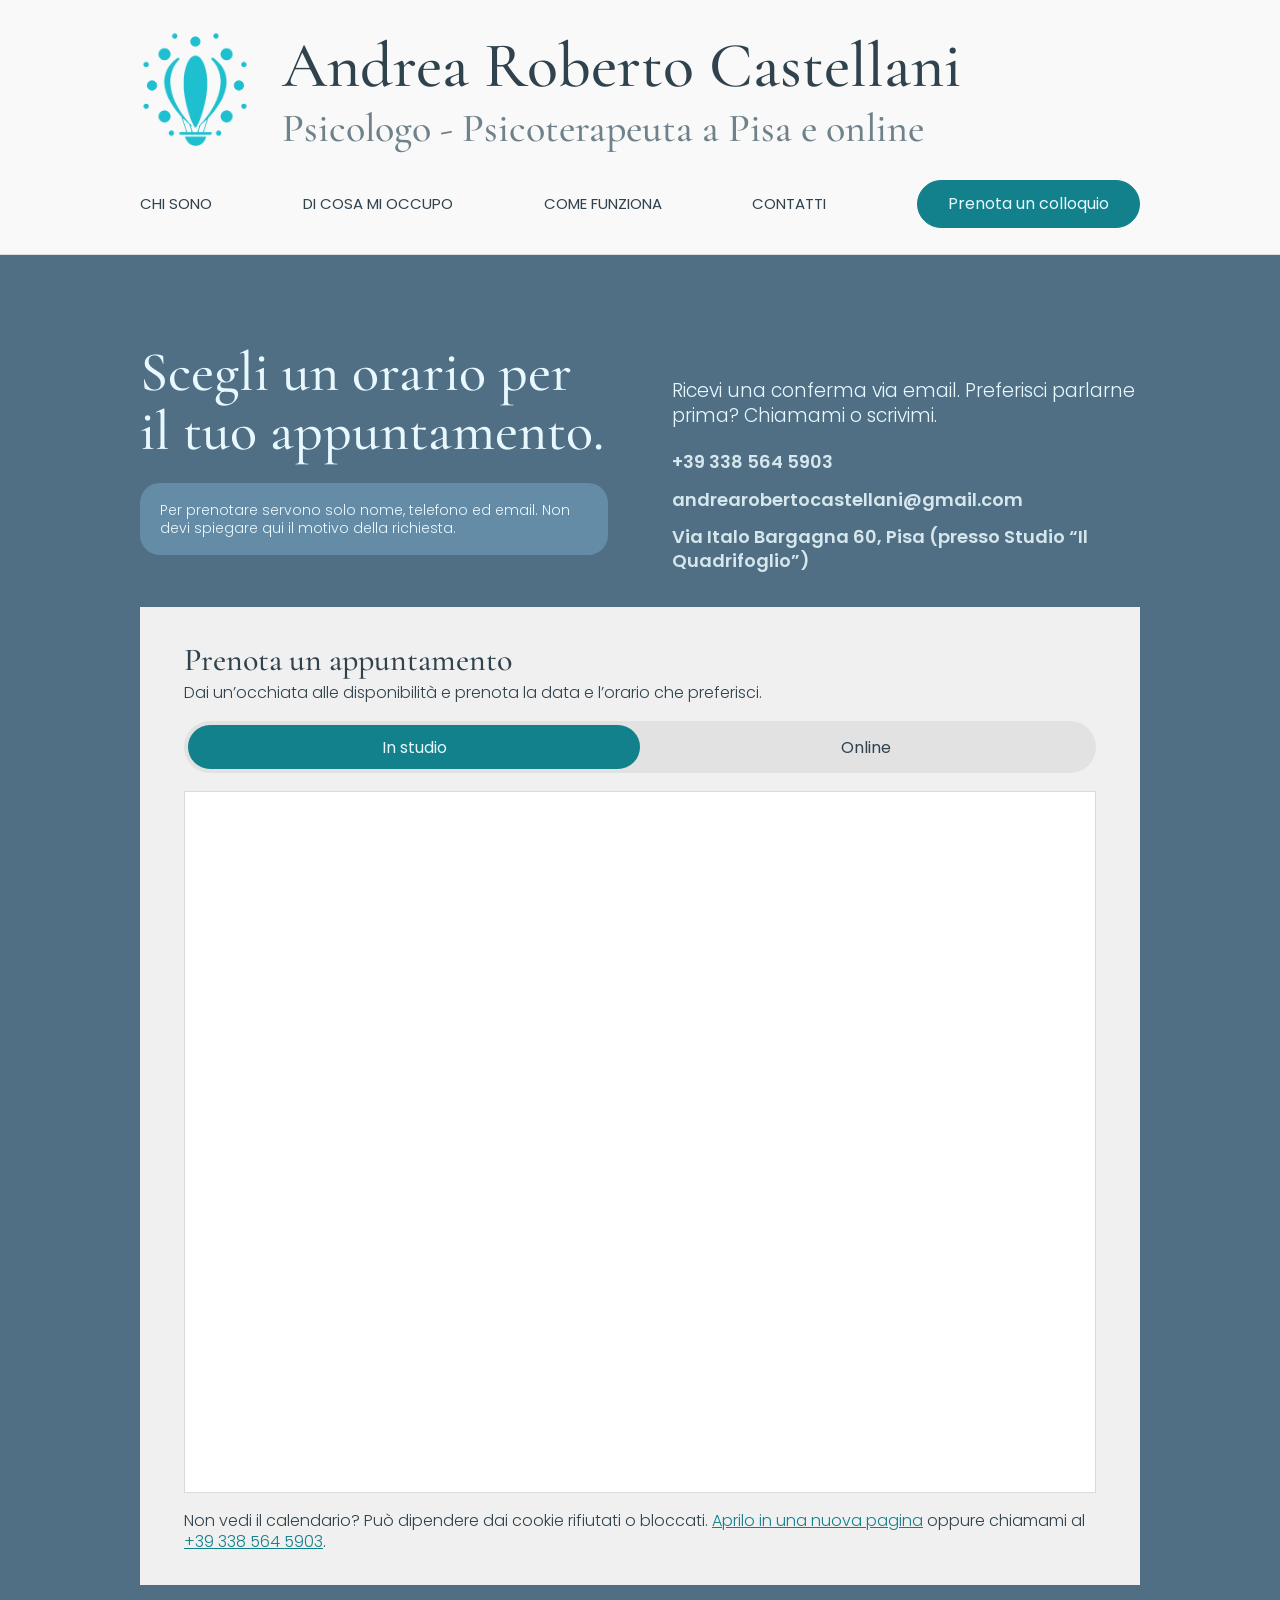
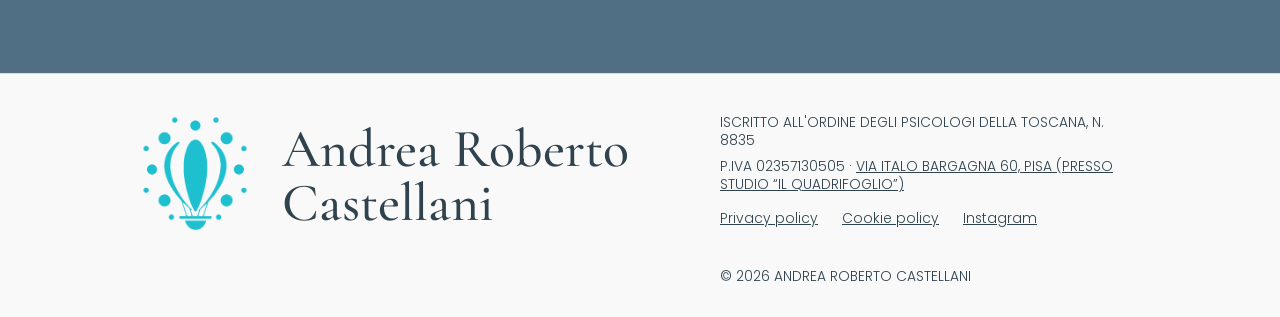
<file: prenota.html>
<!doctype html>
<html lang="it">
<head>
  <meta charset="utf-8">
  <meta name="viewport" content="width=device-width, initial-scale=1">
  <title>Prenota un colloquio | Andrea Roberto Castellani, psicologo a Pisa</title>
  <meta name="description" content="Prenota un colloquio con Andrea Roberto Castellani, psicologo e psicoterapeuta a Pisa e online: scegli data e orario dal calendario.">
  <meta property="og:title" content="Prenota un colloquio | Andrea Roberto Castellani">
  <meta property="og:description" content="Scegli data e orario per il primo colloquio, in studio a Pisa o online.">
  <meta property="og:type" content="website">
  <!-- Iubenda: installazione (banner cookie e consenso). Deve restare il primo script della pagina. -->
  <script type="text/javascript" src="https://embeds.iubenda.com/widgets/f34f0510-6001-48b8-a6d8-528f20d0c39e.js"></script>
  <link rel="icon" href="img/logo-celeste.png" type="image/png">
  <link rel="preconnect" href="https://fonts.googleapis.com">
  <link rel="preconnect" href="https://fonts.gstatic.com" crossorigin>
  <link rel="stylesheet" href="https://fonts.googleapis.com/css2?family=Cormorant+Garamond:wght@500;700&family=Poppins:wght@300;400;600&display=swap">
  <link rel="stylesheet" href="style.css">
</head>
<body>

  <a class="salta" href="#contenuto">Vai al contenuto</a>

  <header class="testata">
    <div class="contenitore testata__riga">
      <a class="marchio" href="index.html" aria-label="Andrea Roberto Castellani, torna all'inizio">
        <img src="img/logo-celeste.png" alt="" width="80" height="90">
        <span class="marchio__testo">
          <span class="marchio__nome">Andrea Roberto Castellani</span>
          <span class="marchio__ruolo">Psicologo - Psicoterapeuta a Pisa e online</span>
        </span>
      </a>

      <button class="menu-apri" type="button" aria-expanded="false" aria-controls="menu" aria-label="Apri il menu">
        <svg width="22" height="22" viewBox="0 0 24 24" fill="none" stroke="currentColor" stroke-width="2" stroke-linecap="round" aria-hidden="true"><line x1="4" y1="7" x2="20" y2="7"/><line x1="4" y1="12" x2="20" y2="12"/><line x1="4" y1="17" x2="20" y2="17"/></svg>
      </button>

      <nav id="menu" class="menu" aria-label="Menu principale">
        <a href="index.html#chi-sono">Chi sono</a>
        <a href="index.html#aree">Di cosa mi occupo</a>
        <a href="index.html#come-funziona">Come funziona</a>
        <a href="contatti.html">Contatti</a>
        <a class="bottone bottone--pieno" href="prenota.html" aria-current="page">Prenota un colloquio</a>
      </nav>
    </div>
  </header>

  <main id="contenuto">

    <!-- PRENOTA E CONTATTI -->
    <section class="sezione sezione--ardesia" id="prenota">
      <div class="contenitore pila pila--larga" id="contatti">
        <div class="due-colonne due-colonne--alto">
          <div class="pila prenota__testa">
            <h1>Scegli un orario per il tuo appuntamento.</h1>
            <p class="nota">Per prenotare servono solo nome, telefono ed email. Non devi spiegare qui il motivo della richiesta.</p>
          </div>
          <div class="pila" style="position: sticky; margin-top: 2em;">
            <p class="testo-grande">Ricevi una conferma via email. Preferisci parlarne prima? Chiamami o scrivimi.</p>
            <address class="contatti">
              <a href="tel:+393385645903">+39 338 564 5903</a>
              <a href="mailto:andrearobertocastellani@gmail.com">andrearobertocastellani@gmail.com</a>
              <a href="https://maps.app.goo.gl/DbH1Px4Cvwr9Uro67" target="_blank" rel="noopener">Via Italo Bargagna 60, Pisa (presso Studio “Il Quadrifoglio”)</a>
            </address>
            <!-- <p class="nota">Per prenotare servono solo nome, telefono ed email. Non devi spiegare qui il motivo della richiesta: ne parleremo con calma al colloquio.</p> -->
          </div>
        </div>

        <div class="calendario">
          <div class="calendario__testa">
            <h3>Prenota un appuntamento</h3>
            <p>Dai un’occhiata alle disponibilità e prenota la data e l’orario che preferisci.</p>
          </div>
          <!--
            DUE CALENDARI CALENDLY: Primo colloquio e Visita di controllo.
            Per cambiare un calendario sostituisci l'indirizzo in data-url (e nel link sotto).
          -->
          <div class="scelta" role="tablist" aria-label="Tipo di appuntamento">
            <button class="scelta__voce scelta__voce--attiva" type="button" role="tab" id="tab-primo" aria-selected="true" aria-controls="pannello-primo">In studio</button>
            <button class="scelta__voce" type="button" role="tab" id="tab-controllo" aria-selected="false" aria-controls="pannello-controllo" tabindex="-1">Online</button>
          </div>
          <div id="pannello-primo" class="scheda" role="tabpanel" aria-labelledby="tab-primo">
            <div class="calendario__cornice">
              <div class="calendly-inline-widget" data-url="https://calendly.com/andrearobertocastellani/appuntamento-in-studio?hide_landing_page_details=1&hide_gdpr_banner=1&background_color=f9f9f9&primary_color=13818b&back=1&month=2026-10?hide_event_type_details=1&hide_gdpr_banner=1&background_color=f9f9f9&primary_color=13818b" style="min-width:320px;height:700px;"></div>
            </div>
            <p class="calendario__alternativa">Non vedi il calendario? Può dipendere dai cookie rifiutati o bloccati. <a href="https://calendly.com/andrearobertocastellani/appuntamento-in-studio" target="_blank" rel="noopener">Aprilo in una nuova pagina</a> oppure chiamami al <a href="tel:+393385645903">+39 338 564 5903</a>.</p>
          </div>
          <div id="pannello-controllo" class="scheda" role="tabpanel" aria-labelledby="tab-controllo" hidden>
            <div class="calendario__cornice">
              <div class="calendly-inline-widget" data-url="https://calendly.com/andrearobertocastellani/appuntamento-online?hide_landing_page_details=1&hide_gdpr_banner=1&background_color=f9f9f9&primary_color=13818b&back=1&month=2026-10?hide_event_type_details=1&hide_gdpr_banner=1&background_color=f9f9f9&primary_color=13818b" style="min-width:320px;height:700px;"></div>
            </div>
            <p class="calendario__alternativa">Non vedi il calendario? Può dipendere dai cookie rifiutati o bloccati. <a href="https://calendly.com/andrearobertocastellani/appuntamento-online" target="_blank" rel="noopener">Aprilo in una nuova pagina</a> oppure chiamami al <a href="tel:+393385645903">+39 338 564 5903</a>.</p>
          </div>
          <script src="https://assets.calendly.com/assets/external/widget.js" async></script>
        </div>
      </div>
    </section>

  </main>

  <footer class="piede">
    <div class="contenitore piede__riga">
      <a class="marchio piede__marchio" href="index.html" aria-label="Andrea Roberto Castellani, torna all'inizio">
        <img src="img/logo-celeste.png" alt="" width="110" height="124">
        <span class="marchio__testo">
          <span class="marchio__nome">Andrea Roberto Castellani</span>
        </span>
      </a>
      <div class="piede__info">
        <p>Iscritto all'Ordine degli Psicologi della Toscana, n. 8835</p>
        <p>P.IVA 02357130505 · <a class="piede__mappa" href="https://maps.app.goo.gl/DbH1Px4Cvwr9Uro67" target="_blank" rel="noopener">Via Italo Bargagna 60, Pisa (presso Studio “Il Quadrifoglio”)</a></p>
        <nav class="piede__link" aria-label="Informazioni legali">
          <a href="https://www.iubenda.com/privacy-policy/83963626" class="iubenda-noiframe iubenda-embed" title="Privacy Policy" target="_blank" rel="noopener">Privacy policy</a>
          <a href="https://www.iubenda.com/privacy-policy/83963626/cookie-policy" class="iubenda-noiframe iubenda-embed" title="Cookie Policy" target="_blank" rel="noopener">Cookie policy</a>
          <a href="https://www.instagram.com/ar.caste_psico/">Instagram</a>
        </nav>
        <p class="piede__copy">© 2026 Andrea Roberto Castellani</p>
      </div>
    </div>
  </footer>

  <script>
    // Header fisso su smartphone: si restringe dopo un po' di scorrimento
    const testata = document.querySelector('.testata');
    const aggiornaTestata = () => testata.classList.toggle('testata--compatta', window.scrollY > 40);
    window.addEventListener('scroll', aggiornaTestata, { passive: true });
    aggiornaTestata();

    // Calendly: adatta l'altezza del calendario al contenuto (niente spazio vuoto sotto)
    window.addEventListener('message', e => {
      if (e.origin !== 'https://calendly.com' || !e.data || e.data.event !== 'calendly.page_height') return;
      const altezza = parseInt(e.data.payload && e.data.payload.height, 10);
      if (!altezza || altezza < 300) return;
      document.querySelectorAll('.calendly-inline-widget').forEach(w => {
        const frame = w.querySelector('iframe');
        if (frame && frame.contentWindow === e.source) w.style.height = altezza + 'px';
      });
    });

    // Menu per smartphone
    const bottoneMenu = document.querySelector('.menu-apri');
    const menu = document.getElementById('menu');
    bottoneMenu.addEventListener('click', () => {
      const aperto = menu.classList.toggle('menu--aperto');
      bottoneMenu.setAttribute('aria-expanded', aperto);
      bottoneMenu.setAttribute('aria-label', aperto ? 'Chiudi il menu' : 'Apri il menu');
    });

    // Calendari: scelta tra le due modalità (si carica solo quello aperto)
    const voci = document.querySelectorAll('.scelta__voce');
    function mostra(voce, sposta) {
      voci.forEach(v => {
        const attiva = v === voce;
        v.classList.toggle('scelta__voce--attiva', attiva);
        v.setAttribute('aria-selected', attiva);
        v.tabIndex = attiva ? 0 : -1;
        const pannello = document.getElementById(v.getAttribute('aria-controls'));
        pannello.hidden = !attiva;
        const frame = pannello.querySelector('iframe');
        if (attiva && frame && !frame.src && frame.dataset.src && !frame.dataset.src.includes('[')) {
          frame.src = frame.dataset.src;
        }
      });
      if (sposta) voce.focus();
    }
    voci.forEach((v, i) => {
      v.addEventListener('click', () => mostra(v));
      v.addEventListener('keydown', e => {
        if (e.key === 'ArrowRight' || e.key === 'ArrowLeft') {
          mostra(voci[(i + 1) % voci.length], true);
        }
      });
    });
    mostra(voci[0]);
  </script>
  <!-- Iubenda: privacy policy e cookie policy (si aprono in una finestra sopra il sito) -->
  <script type="text/javascript">(function (w,d) {var loader = function () {var s = d.createElement("script"), tag = d.getElementsByTagName("script")[0]; s.src="https://cdn.iubenda.com/iubenda.js"; tag.parentNode.insertBefore(s,tag);}; if(w.addEventListener){w.addEventListener("load", loader, false);}else if(w.attachEvent){w.attachEvent("onload", loader);}else{w.onload = loader;}})(window, document);</script>
</body>
</html>
</file>
<file: style.css>
/* =========================================================
   Andrea Roberto Castellani – stile del sito
   Stile ripreso dal sito Wix "Psicologo Online".
   I colori principali sono qui: cambiandoli si aggiorna tutto.
   ========================================================= */

:root {
  --grigio: #F9F9F9;        /* testata, apertura, come funziona */
  --azzurro: #E7F8FF;       /* chi sono, instagram, recensioni */
  --ardesia: #2F424D;       /* testo e sezione scura */
  --ardesia-2: #506F84;     /* riquadri e sezione contatti */
  --ardesia-3: #648CA7;     /* nota nei contatti */
  --muto: #6F828B;          /* testi secondari */
  --teal: #13818B;          /* pulsanti, numeri, dettagli */
  --teal-scuro: #0E6068;
  --nebbia: #D5E6ED;        /* footer e testi su scuro */
  --nebbia-2: #B0C1CA;
  --pannello: #F0F0F0;
  --largo: 1000px;

  --serif: "Cormorant Garamond", "Cormorant", Georgia, "Times New Roman", serif;
  --sans: "Poppins", "Segoe UI", system-ui, -apple-system, sans-serif;
}

*, *::before, *::after { box-sizing: border-box; }

html { scroll-behavior: smooth; scroll-padding-top: 24px; }

body {
  margin: 0;
  background: var(--grigio);
  color: var(--ardesia);
  font-family: var(--sans);
  font-weight: 300;
  font-size: 18px;
  line-height: 1.3;
  -webkit-font-smoothing: antialiased;
}

img { max-width: 100%; height: auto; display: block; }
a { color: var(--teal); }
a:hover { color: var(--ardesia); }
:focus-visible { outline: 3px solid var(--teal); outline-offset: 3px; border-radius: 6px; }

h1, h2, h3, h4 { margin: 0; font-family: var(--serif); font-weight: 500; line-height: 1.05; color: var(--ardesia); }
h1 { font-size: clamp(46px, 6vw, 76px); }
h2 { font-size: clamp(36px, 4.4vw, 56px); }
h3 { font-size: clamp(28px, 3.3vw, 42px); }
p { margin: 0; }

.contenitore { width: 100%; max-width: calc(var(--largo) + 280px); margin: 0 auto; padding: 0 140px; }
.pila { display: flex; flex-direction: column; gap: 22px; }
.pila--larga { gap: 35px; }
.testo-grande { font-size: 19px; }

.salta { position: absolute; left: -9999px; top: 8px; background: #fff; padding: 10px 16px; border-radius: 8px; z-index: 100; }
.salta:focus { left: 8px; }

/* ---------- Pulsanti ---------- */
.bottoni { display: flex; flex-wrap: wrap; gap: 14px; }
.bottone {
  display: inline-flex; align-items: center; justify-content: center;
  min-height: 48px; padding: 0 30px; border-radius: 100px;
  font-family: var(--sans); font-size: 16px; font-weight: 400; text-decoration: none; white-space: nowrap;
  border: 1px solid var(--teal);
  transition: background-color .2s, color .2s, border-color .2s;
}
.bottone--grande { min-height: 48px; padding: 0 34px; }
.bottone--pieno { background: var(--teal); color: var(--azzurro); }
.bottone--pieno:hover { background: var(--teal-scuro); border-color: var(--teal-scuro); color: var(--azzurro); }
.bottone--vuoto { background: transparent; color: var(--teal); }
.bottone--vuoto:hover { background: var(--teal); color: var(--azzurro); }
.bottone--chiaro { background: var(--azzurro); border-color: var(--azzurro); color: var(--ardesia); }
.bottone--chiaro:hover { background: var(--nebbia); border-color: var(--nebbia); color: var(--ardesia); }

/* ---------- Testata ---------- */
.testata { background: var(--grigio); border-bottom: 1px solid #DCDCDC; }
.testata__riga { position: relative; display: flex; flex-wrap: wrap; align-items: center; padding-top: 30px; padding-bottom: 26px; row-gap: 26px; }
.marchio { display: flex; align-items: center; gap: 32px; width: 100%; color: var(--ardesia); text-decoration: none; }
.marchio img { width: 110px; height: 124px; flex-shrink: 0; }
.marchio__testo { display: flex; flex-direction: column; gap: 8px; }
.marchio__nome { font-family: var(--serif); font-size: clamp(36px, 5vw, 75px); font-weight: 500; line-height: 1;}
.marchio__ruolo { font-family: var(--serif); font-size: clamp(22px, 3.2vw, 40px); font-weight: 500; line-height: 1.1; color: var(--muto); }

.menu { display: flex; align-items: center; justify-content: space-between; gap: 24px; width: 100%; }
.menu a:not(.bottone) {
  color: var(--ardesia); text-decoration: none; text-transform: uppercase;
  font-size: 15px; font-weight: 400;
}
.menu a:not(.bottone):hover { color: var(--teal); }
.menu-apri {
  display: none; position: absolute; right: 24px; top: 30px; width: 44px; height: 44px; border-radius: 12px;
  border: 1px solid #CFCFCF; background: #fff; color: var(--ardesia);
  align-items: center; justify-content: center; cursor: pointer;
}

/* ---------- Apertura ---------- */
.apertura { padding: 96px 0 104px; }
.apertura__griglia { display: grid; grid-template-columns: 1.15fr 1fr; gap: 56px; align-items: center; }
.apertura__testo { display: flex; flex-direction: column; gap: 26px;}
.occhiello { display: none; }
.apertura__testo h1 { max-width: 560px; line-height: 0.9 !important;}
.apertura__intro { font-size: 18px; line-height: 1.3; max-width: 500px; }

.apertura__foto { position: relative; aspect-ratio: 5 / 5.4; max-width: 460px; width: 100%; justify-self: center; }
.arco {
  position: absolute; inset: 6% 15% 3% 15%;
  border-radius: 999px 999px 36px 36px;
  background: var(--azzurro) url("img/studio.jpg") center / cover no-repeat;
}
.punto { position: absolute; border-radius: 50%; background: var(--teal); }
.p1 { left: 6%;  top: 25%; width: 5.4%; aspect-ratio: 1; }
.p2 { left: 1%;  top: 48%; width: 3.2%; aspect-ratio: 1; }
.p3 { left: 7%;  top: 71%; width: 6%;   aspect-ratio: 1; }
.p4 { left: 31%; top: 0;   width: 2.9%; aspect-ratio: 1; }
.p5 { left: 47.5%; top: -2%; width: 5%; aspect-ratio: 1; }
.p6 { right: 31%; top: 0;   width: 2.9%; aspect-ratio: 1; }
.p7 { right: 6%;  top: 25%; width: 5.4%; aspect-ratio: 1; }
.p8 { right: 1%;  top: 48%; width: 3.2%; aspect-ratio: 1; }
.p9 { right: 7%;  top: 71%; width: 6%;   aspect-ratio: 1; }

/* ---------- Sezioni ---------- */
.sezione { padding: 88px 0; position: relative; }
.sezione--tinta { background: var(--azzurro); }
.sezione--scura { background: var(--ardesia); color: var(--azzurro); }
.sezione--scura h2, .sezione--scura h3 { color: var(--azzurro); }
.sezione--ardesia { background: var(--ardesia-2); color: var(--azzurro); }
.sezione--ardesia h2 { color: var(--azzurro); }
.titolo-stretto { max-width: 600px; }

.due-colonne { display: grid; grid-template-columns: 1fr 1fr; gap: 64px; align-items: center; }
.due-colonne--alto { align-items: start; }

.foto-studio {
  min-height: 0; aspect-ratio: 1 / 1;
  border-radius: 28px;
  background: var(--nebbia) url("img/andrea.jpg") center / cover no-repeat;
}

.dati { margin: 0; border-top: 1px solid #A9C7D4; }
.dati div { display: flex; justify-content: space-between; gap: 16px; padding: 14px 0; border-bottom: 1px solid #A9C7D4; font-size: 16px; }
.dati dt { color: var(--muto); }
.dati dd { margin: 0; font-weight: 400; text-align: right; }

/* ---------- Chi sono ---------- */
.chi-sono { display: grid; grid-template-columns: 5fr 7fr; gap: 64px; align-items: start; }
.chi-sono__lato { display: flex; flex-direction: column; gap: 32px; position: sticky; top: 32px; }
.chi-sono .foto-studio { min-height: 0; aspect-ratio: 1 / 1; }
.testo-lungo { gap: 15px; max-width: 560px; }
.testo-lungo h2 { font-weight: 700; font-size: clamp(34px, 4vw, 56px); }
.testo-lungo .testo-grande { font-size: 18px; }
.h2-sotto { display: block; font-family: var(--sans); font-weight: 300; font-size: 18px; line-height: 1.3; margin-top: 14px; }

/* ---------- Instagram ---------- */
.intestazione { display: flex; flex-direction: column; justify-content: center; align-items: center; gap: 28px; text-align: center; }
.intestazione .pila { max-width: 660px; }
.intestazione .bottone { min-height: 41px; padding: 0 22px; border-radius: 20px; font-size: 14px; background: var(--azzurro); border-color: var(--ardesia); color: var(--ardesia); }
.intestazione .bottone:hover { background: var(--ardesia); color: var(--azzurro); }
.feed-instagram { width: 100%; min-height: 200px; }
.barra-prenota { display: none; }

/* ---------- Aree ---------- */
.griglia-aree { display: grid; grid-template-columns: repeat(3, minmax(0, 1fr)); gap: 16px; }
.area { display: flex; flex-direction: column; gap: 8px; padding: 16px 18px 18px; background: var(--ardesia-2); min-height: 0; }
.area h3 { font-size: 27px; color: var(--nebbia); font-weight: 500; line-height: 1; }
.area p { color: #E3EEF3; font-size: 15px; line-height: 1.35; }

.pila--stretta { gap: 14px; }
.riquadro-aiuto { display: flex; justify-content: space-between; align-items: center; gap: 32px; padding-top: 12px; }
.riquadro-aiuto h3 { color: var(--azzurro); }
.riquadro-aiuto p { color: var(--azzurro); max-width: 620px; }

/* ---------- Come funziona ---------- */
.passaggi { list-style: none; margin: 0; padding: 0; display: grid; grid-template-columns: repeat(3, minmax(0, 1fr)); gap: 40px; }
.passaggi li { display: flex; flex-direction: column; gap: 10px; }
.passaggi__numero { font-family: var(--serif); font-size: 42px; font-weight: 700; line-height: 1.1; color: var(--teal); }
.passaggi h3 { font-size: 28px; font-weight: 700; line-height: 1.1; }
.come-funziona__fondo { display: flex; justify-content: space-between; align-items: center; gap: 24px; flex-wrap: wrap; }
.tariffe { display: grid; grid-template-columns: 1fr 1fr; gap: 24px 48px; align-items: start; padding: 24px 28px; background: #EBEBEB; }
.tariffe__testa { grid-column: 1 / -1; max-width: 560px; gap: 6px; }
.tariffe__testa h3 { font-size: 28px; }
.tariffe__testa p { font-size: 15px; }
.tariffe__elenco { margin: 0; border-top: 1px solid #C8C8C8; }
.tariffe__elenco div { display: flex; justify-content: space-between; align-items: baseline; gap: 16px; padding: 9px 0; border-bottom: 1px solid #C8C8C8; }
.tariffe__elenco dt { font-size: 15px; }
.tariffe__elenco dd { margin: 0; }
.tariffe__prezzo { font-family: var(--serif); font-size: 22px; font-weight: 700; line-height: 1; color: var(--teal); }
.tariffe__disdetta { display: flex; flex-direction: column; gap: 3px; font-size: 12.5px; line-height: 1.4; }
.tariffe__disdetta h4 { font-size: 17px; font-weight: 700; }
.etichette { list-style: none; margin: 0; padding: 0; display: flex; flex-wrap: wrap; gap: 14px; }
.etichette li { padding: 10px 22px; border-radius: 20px; border: 1px solid var(--muto); background: var(--grigio); font-size: 14px; }

/* ---------- Prenota ---------- */
.prenota__testa { max-width: 480px; }
.contatti { font-style: normal; display: flex; flex-direction: column; gap: 14px; }
.contatti a, .contatti span { color: var(--nebbia); font-weight: 600; text-decoration: none; }
.contatti a:hover { color: #fff; }
.nota { font-size: 14px; color: var(--azzurro); background: var(--ardesia-3); padding: 18px 20px; border-radius: 20px; }
.sezione--ardesia .testo-grande { color: var(--azzurro); }

.calendario {
  display: flex; flex-direction: column; gap: 18px;
  padding: 36px 44px 32px; background: var(--pannello); color: var(--ardesia); width: 100%;
}
.calendario__testa { display: flex; flex-direction: column; gap: 6px; }
.calendario h3 { font-size: 32px; }
.calendario p { font-size: 16px; }
.calendario__cornice { overflow: hidden; border: 1px solid #DADADA; background: #fff; }
.calendario__cornice iframe { display: block; width: 100%; height: 680px; border: 0; }
.calendario__cornice .calendly-inline-widget { width: 100%; min-width: 0 !important; height: 700px; }
.calendario__alternativa { font-size: 15px; }
.scheda { display: flex; flex-direction: column; gap: 18px; }
.scheda[hidden] { display: none; }
.scelta { display: flex; align-self: stretch; padding: 4px; border-radius: 100px; background: #E2E2E2; }
.scelta__voce {
  flex: 1; min-height: 44px; padding: 0 26px; border: 0; border-radius: 100px; background: transparent;
  font-family: var(--sans); font-size: 16px; font-weight: 400; color: var(--ardesia); cursor: pointer;
  transition: background-color .2s, color .2s;
}
.scelta__voce--attiva { background: var(--teal); color: var(--azzurro); }

/* ---------- Recensioni ---------- */
.recensioni { display: flex; justify-content: space-between; align-items: center; gap: 40px; }
.recensioni .pila { max-width: 640px; }

/* ---------- Piede ---------- */
.piede { background: var(--grigio); border-top: 1px solid #DCDCDC; padding: 40px 0 32px; font-size: 14px; color: var(--ardesia); }
.piede__marchio { width: auto; flex: 1 1 auto; }
.piede__marchio .marchio__ruolo { color: var(--ardesia); opacity: .75; }
.piede__marchio .marchio__nome { font-size: clamp(30px, 4.2vw, 60px); }
.piede__riga { display: flex; justify-content: space-between; align-items: flex-start; gap: 40px; }
.piede__info { display: flex; flex-direction: column; gap: 8px; max-width: 420px; text-transform: uppercase; font-size: 13.8px; }
.piede__info p { font-weight: 300; }
.piede__link { display: flex; gap: 24px; flex-wrap: wrap; margin-top: 8px; text-transform: none; }
.piede__link a { color: var(--ardesia); }
.piede__link a:hover { color: var(--teal); }
.piede__mappa { color: var(--ardesia); }
.piede__mappa:hover { color: var(--teal); }
.piede__copy { margin-top: 32px; font-size: 13.8px; }

/* =========================================================
   Tablet e smartphone
   ========================================================= */
@media (max-width: 980px) {
  .contenitore { padding: 0 32px; }
  .chi-sono { grid-template-columns: 1fr; gap: 40px; }
  .chi-sono__lato { position: static; order: 2; }
  .riquadro-aiuto, .recensioni { flex-direction: column; align-items: flex-start; }

  .testata .testata__riga { padding-top: 34px; padding-bottom: 34px; row-gap: 0; }
  .marchio { padding-right: 56px; gap: 16px; }
  .marchio img { width: 68px; height: 77px; }
  .menu-apri { display: inline-flex; top: 60px; right: 32px; }

  /* Barra "Prenota" fissa in basso: nascosta quando si è nella zona del calendario */
  body { padding-bottom: 76px; }
  .barra-prenota {
    display: block; position: fixed; left: 0; right: 0; bottom: 0; z-index: 60;
    padding: 12px 32px calc(12px + env(safe-area-inset-bottom));
    background: rgba(249, 249, 249, 0.96); border-top: 1px solid #DCDCDC;
    transition: transform .25s ease, opacity .25s ease;
  }
  .barra-prenota--nascosta { transform: translateY(100%); opacity: 0; pointer-events: none; }
  .barra-prenota .bottone { width: 100%; max-width: 480px; margin: 0 auto; display: flex; }

  /* Header fisso: si restringe quando si scorre la pagina */
  html { scroll-padding-top: 90px; }
  .testata { position: sticky; top: 0; z-index: 50; }
  .testata .testata__riga, .marchio img, .marchio__ruolo, .menu-apri { transition: padding .2s, width .2s, height .2s, top .2s; }
  .testata--compatta .testata__riga { padding-top: 12px; padding-bottom: 12px; }
  .testata--compatta .marchio img { width: 40px; height: 45px; }
  .testata--compatta .marchio { gap: 12px; }
  .testata--compatta .marchio__nome { font-size: 22px; }
  .testata--compatta .marchio__ruolo { display: none; }
  .testata--compatta .menu-apri { top: 14px; }
  .menu {
    display: none; flex-direction: column; align-items: stretch; gap: 0;
    margin-top: 20px; border-top: 1px solid #DCDCDC;
  }
  .menu--aperto { display: flex; }
  .menu a:not(.bottone) { padding: 14px 0; border-bottom: 1px solid #DCDCDC; }
  .menu .bottone { margin-top: 18px; }

  .apertura { padding: 56px 0 72px; }
  .apertura__griglia, .due-colonne { grid-template-columns: 1fr; gap: 40px; }
  #prenota .due-colonne { gap: 20px; }
  #prenota .due-colonne > .pila { margin-top: 0 !important; }
  .apertura__foto { max-width: 380px; }
  .sezione { padding: 64px 0; }
  .griglia-aree { grid-template-columns: 1fr 1fr; }
  .passaggi { grid-template-columns: 1fr; gap: 32px; }
  .tariffe { grid-template-columns: 1fr; }
  .foto-studio { min-height: 0; }
  .calendario { max-width: none; }
}

@media (max-width: 640px) {
  body { font-size: 17px; }
  .contenitore { padding: 0 20px; }
  .menu-apri { right: 20px; }
  .marchio img { width: 52px; height: 59px; }
  .marchio__nome { font-size: 26px; }
  .marchio__ruolo { font-size: 17px; }
  .bottoni .bottone { width: 100%; }
  .intestazione { align-items: center; }
  .griglia-aree { grid-template-columns: 1fr; }
  .area { min-height: 0; }
  .dati div { flex-direction: column; gap: 2px; }
  .dati dd { text-align: left; }
  .calendario { padding: 18px 10px 14px; gap: 14px; }
  .calendario__testa { padding: 0 8px; }
  .calendario__alternativa { padding: 0 8px; }
  .calendario__cornice { border: 0; background: transparent; }
  .scelta__voce { min-height: 40px; font-size: 15px; }
  .tariffe { padding: 20px 18px; gap: 20px; }
  .scelta { display: flex; align-self: stretch; }
  .scelta__voce { flex: 1; padding: 0 12px; }
  .calendario__cornice iframe { height: 760px; }
  .calendario__cornice .calendly-inline-widget { height: 620px; }
  .riquadro-aiuto .bottone, .recensioni .bottone, .come-funziona__fondo .bottone { width: 100%; white-space: normal; text-align: center; }
  .piede__riga { flex-direction: column; gap: 20px; }
}

@media (prefers-reduced-motion: reduce) {
  html { scroll-behavior: auto; }
  .bottone { transition: none; }
}

/* Iubenda: nasconde il widget per le leggi USA ("Informativa sulla raccolta") */
.iub__us-widget { display: none !important; }

/* ---------- Pagina contatti ---------- */
.contatti-pagina { padding-top: 72px; }
.contatti-pagina__intro { max-width: 620px; }
.contatti-pagina__griglia { display: grid; grid-template-columns: 1fr 1fr; gap: 64px; align-items: start; }
.lista-contatti { list-style: none; margin: 0; padding: 0; border-top: 1px solid #D5D5D5; }
.lista-contatti li { display: flex; flex-direction: column; gap: 4px; padding: 18px 0; border-bottom: 1px solid #D5D5D5; }
.lista-contatti__etichetta { font-size: 13px; text-transform: uppercase; letter-spacing: .04em; color: var(--muto); }
.lista-contatti a, .lista-contatti li > span:not(.lista-contatti__etichetta) { font-size: 19px; font-weight: 400; color: var(--ardesia); }
.lista-contatti a { text-decoration: none; }
.lista-contatti a:hover { color: var(--teal); text-decoration: underline; }
.riquadro-prenota { display: flex; justify-content: space-between; align-items: center; gap: 20px; flex-wrap: wrap; padding: 20px 24px; background: var(--azzurro); }
.riquadro-prenota p { font-size: 17px; }

.modulo { display: flex; flex-direction: column; gap: 18px; padding: 32px; background: #fff; border: 1px solid #DADADA; }
.modulo h2 { font-size: 34px; }
.modulo__avviso { font-size: 14px; padding: 12px 14px; background: #F2F2F2; }
.modulo__campo { display: flex; flex-direction: column; gap: 6px; }
.modulo label { font-size: 15px; font-weight: 400; }
.modulo__facoltativo { color: var(--muto); font-weight: 300; }
.modulo input[type="text"], .modulo input[type="email"], .modulo input[type="tel"], .modulo textarea {
  width: 100%; padding: 12px 14px; border: 1px solid #BDBDBD; border-radius: 8px; background: #fff;
  font: inherit; font-size: 16px; color: var(--ardesia);
}
.modulo textarea { resize: vertical; min-height: 130px; }
.modulo input:focus-visible, .modulo textarea:focus-visible { outline: 3px solid var(--teal); outline-offset: 2px; border-color: var(--teal); }
.modulo__trappola { position: absolute; left: -9999px; width: 1px; height: 1px; overflow: hidden; }
.modulo__consenso { display: flex; align-items: flex-start; gap: 10px; font-size: 14px; line-height: 1.4; }
.modulo__consenso input { margin-top: 3px; width: 18px; height: 18px; flex-shrink: 0; accent-color: var(--teal); }
.modulo .bottone { align-self: flex-start; cursor: pointer; font-family: var(--sans); }
.modulo__esito { font-size: 15px; }
.modulo__esito:empty { display: none; }
.modulo__esito--ok { color: var(--teal-scuro); }
.modulo__esito--errore { color: #A12B2B; }
.menu a[aria-current="page"]:not(.bottone) { color: var(--teal); }

@media (max-width: 980px) {
  .contatti-pagina { padding-top: 48px; }
  .contatti-pagina__griglia { grid-template-columns: 1fr; gap: 40px; }
}
@media (max-width: 640px) {
  .modulo { padding: 22px 18px; }
  .modulo .bottone { align-self: stretch; }
  .lista-contatti a, .lista-contatti li > span:not(.lista-contatti__etichetta) { font-size: 17px; overflow-wrap: anywhere; }
}

/* ---------- Pagina prenotazione ---------- */
.prenota__testa h1 { font-size: clamp(36px, 4.4vw, 56px); color: var(--azzurro); }
</file>
